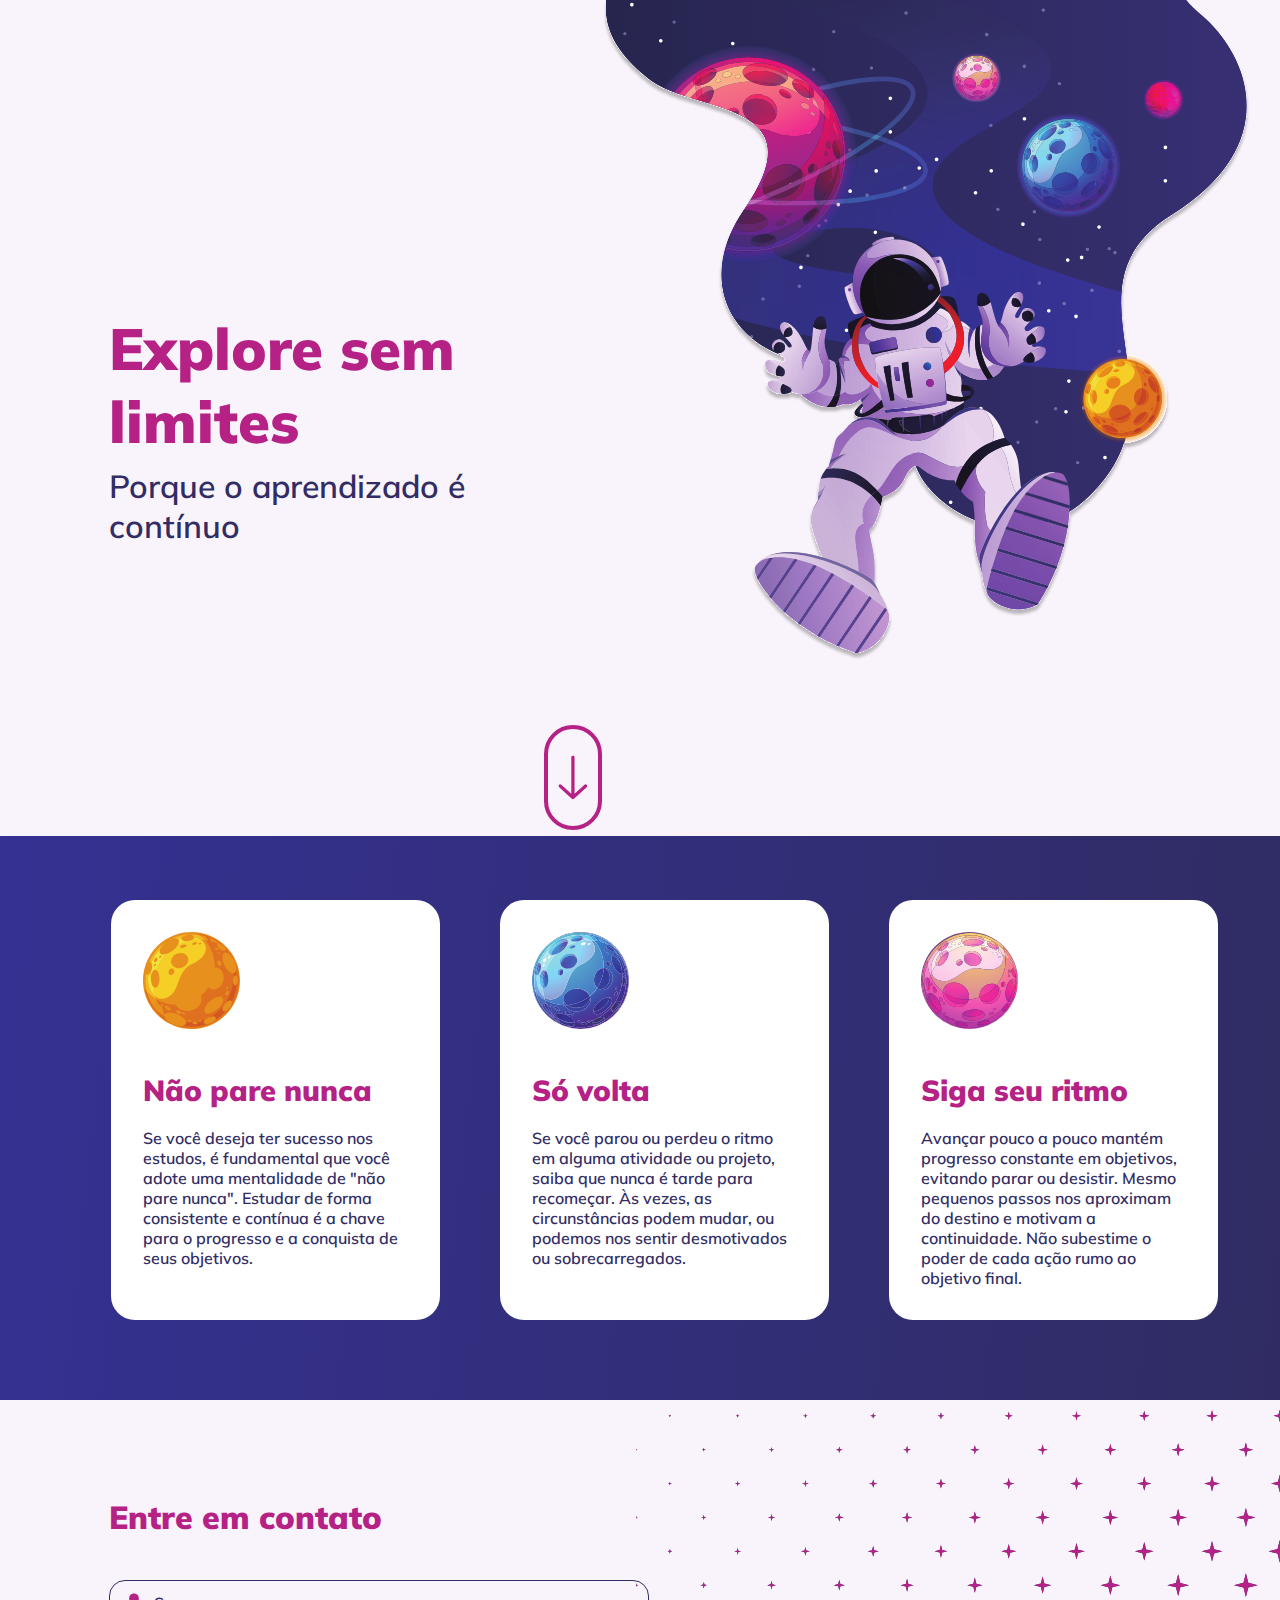
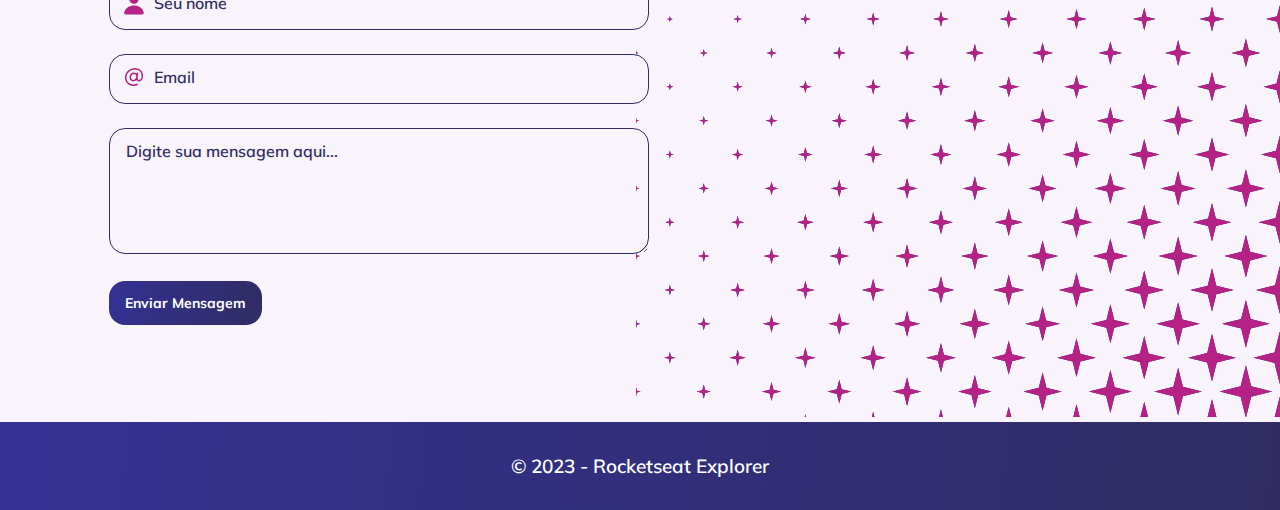
<file: AULA/index.html>
<!DOCTYPE html>
<html lang="en">
  <head>
    <link rel="preconnect" href="https://fonts.googleapis.com" />
    <link rel="preconnect" href="https://fonts.gstatic.com" crossorigin />
    <meta charset="UTF-8" />
    <meta http-equiv="X-UA-Compatible" content="IE=edge" />
    <meta name="viewport" content="width=device-width, initial-scale=1.0" />
    <title>Explore sem limites</title>
    <link
      href="https://fonts.googleapis.com/css2?family=Mulish:wght@600;700;900&display=swap"
      rel="stylesheet"
    />
    <link rel="stylesheet" href="./styles.css" />
  </head>

  
  <body>
    <section id="hero">
      <div class="astronaut">
        <img src="./images/astronaut.svg" alt="" />
      </div>
      <div class="hero-cta">
        <h1>Explore sem limites</h1>
        <p>Porque o aprendizado é contínuo</p>
        <a href="#cards" class="button-down">
          <img src="./images/arrow-down.svg" alt="" />
        </a>
      </div>
    </section>


    <section id="cards">
      <div class="card">
        <img src="./images/yellow-moon.svg" alt="" />
        <div class="card-text">
          <h3>Não pare nunca</h3>
          <p>
            Se você deseja ter sucesso nos estudos, é fundamental que você adote
            uma mentalidade de "não pare nunca". Estudar de forma consistente e
            contínua é a chave para o progresso e a conquista de seus objetivos.
          </p>
        </div>
      </div>
      <div class="card">
        <img src="./images/blue-moon.svg" alt="" />
        <div class="card-text">
          <h3>Só volta</h3>
          <p>
            Se você parou ou perdeu o ritmo em alguma atividade ou projeto,
            saiba que nunca é tarde para recomeçar. Às vezes, as circunstâncias
            podem mudar, ou podemos nos sentir desmotivados ou sobrecarregados.
          </p>
        </div>
      </div>
      <div class="card">
        <img src="./images/pink-moon.svg" alt="" />
        <div class="card-text">
          <h3>Siga seu ritmo</h3>
          <p>
            Avançar pouco a pouco mantém progresso constante em objetivos,
            evitando parar ou desistir. Mesmo pequenos passos nos aproximam do
            destino e motivam a continuidade. Não subestime o poder de cada ação
            rumo ao objetivo final.
          </p>
        </div>
      </div>
    </section>


    <section id="contact">
      <form>
        <h2>Entre em contato</h2>
        <fieldset>
          <div class="input-wrapper">
            <input id="name" type="text" placeholder="Seu nome" />
          </div>
          <div class="input-wrapper">
            <input id="email" type="email" placeholder="Email" />
          </div>
          <div class="input-wrapper">
            <textarea placeholder="Digite sua mensagem aqui..."></textarea>
          </div>
        </fieldset>

        <button class="button" type="submit">Enviar Mensagem</button>
      </form>
      <div class="stars">
        <!-- <img src="./images/stars.svg" /> -->
      </div>
    </section>
    
    
    <footer>
      <p>&copy; 2023 - Rocketseat Explorer</p>
    </footer>

  </body>
</html>
</file>
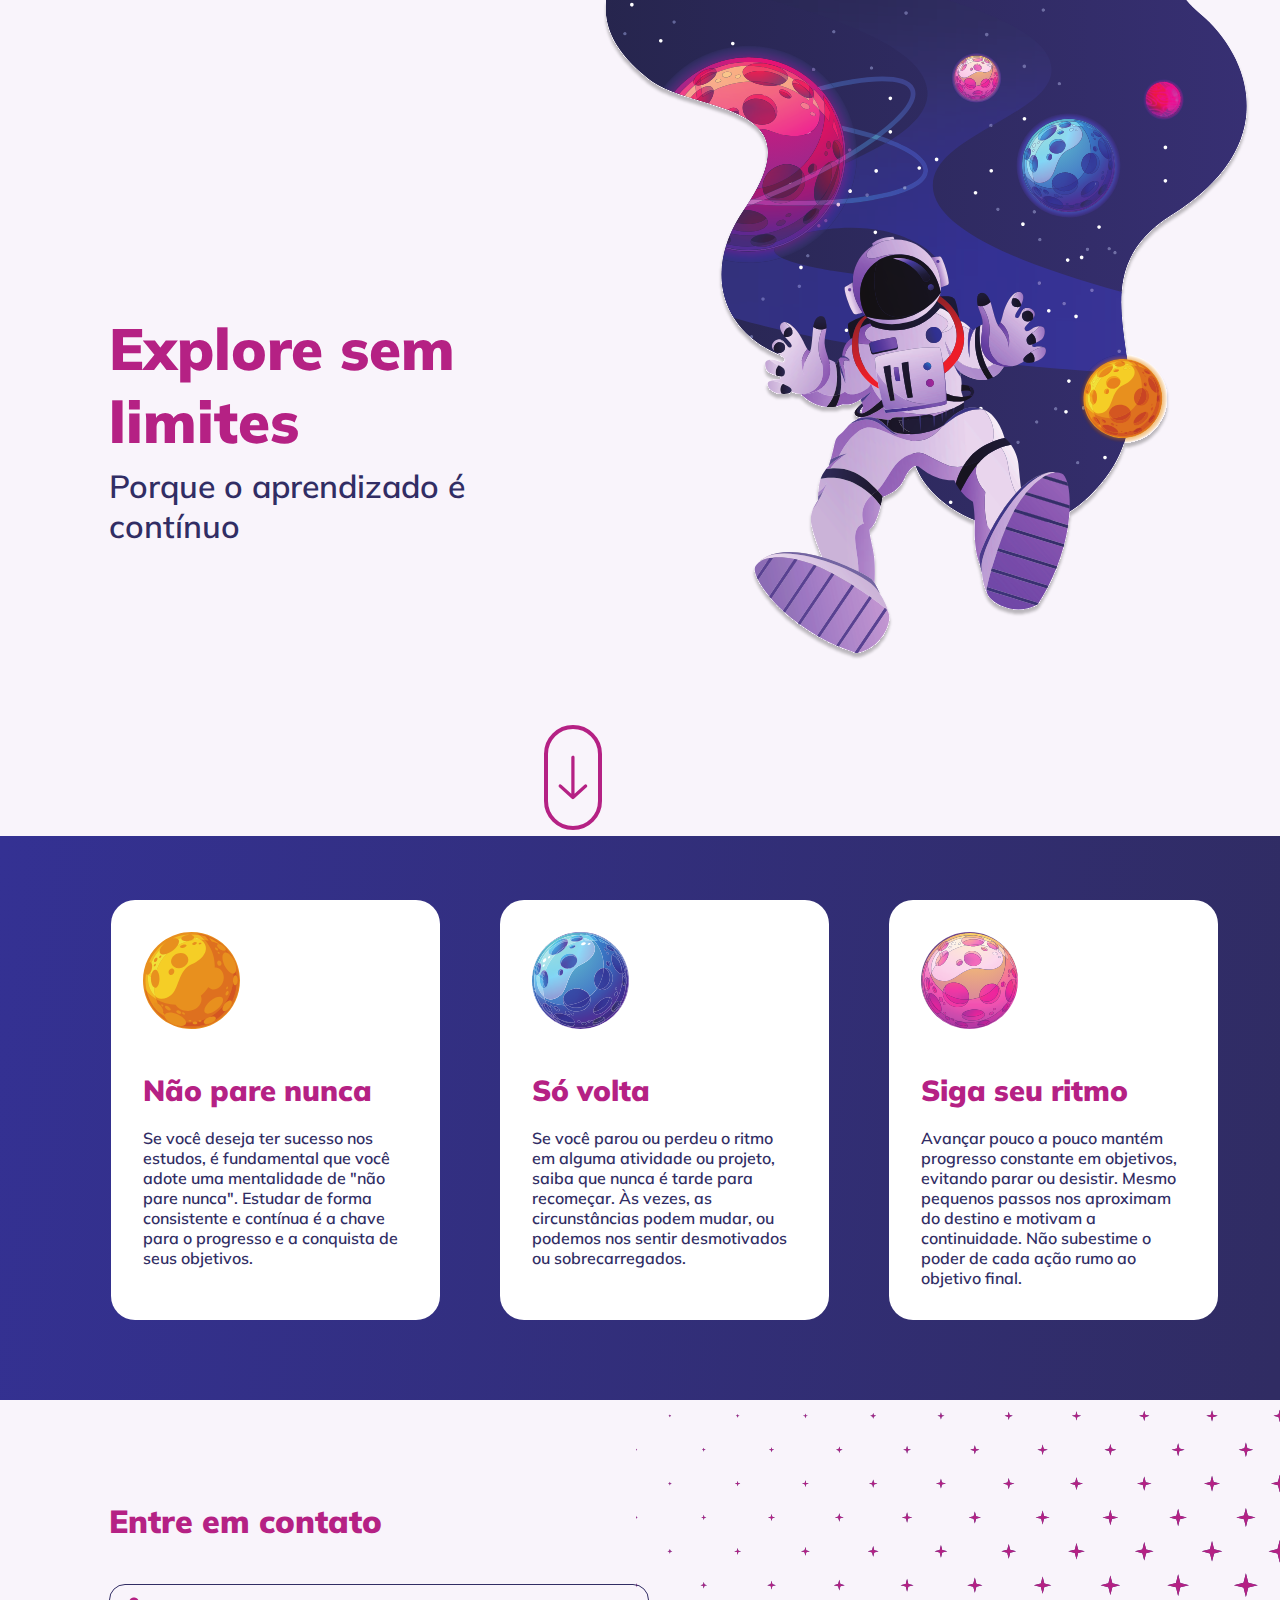
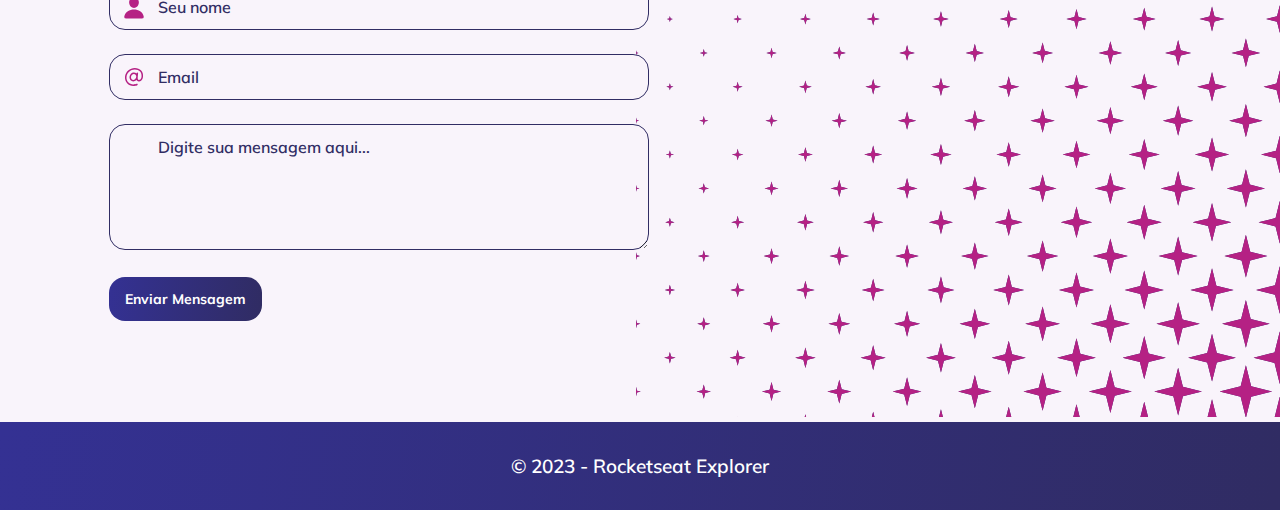
<file: TENTATIVA_01/index.html>
<!DOCTYPE html>
<html lang="pt-br">

<head>
  <link rel="preconnect" href="https://fonts.googleapis.com">
  <link rel="preconnect" href="https://fonts.gstatic.com" crossorigin>

  <meta charset="UTF-8">
  <meta name="viewport" content="width=device-width, initial-scale=1.0">
  <title>Desafio Explorer sem Limites</title>

  <link href="https://fonts.googleapis.com/css2?family=Mulish:ital,wght@0,200..1000;1,200..1000&display=swap"
    rel="stylesheet">
  <link rel="stylesheet" href="style.css">
</head>

<body>
  <div id="hero">
    <div class="astronaut">
      <img src="./images/astronaut.svg" alt="Astronauta no espaço">
    </div>
    <div class="hero-cta">
      <h1>Explore sem limites</h1>
      <p>Porque o aprendizado é contínuo</p>
      <a href="#cards" class="button-down">
        <img src="./images/arrow-down.svg" alt="seta para baixo">
      </a>
    </div>

  </div>


  <div id="cards">
    <div class="card">
      <img src="./images/yellow-moon.svg" alt="Imgem de uma lua amarela">

      <div class="card-text">
        <h3>Não pare nunca</h3>
        <p>Se você deseja ter sucesso nos estudos, é fundamental que você adote uma mentalidade de "não pare nunca".
          Estudar de forma consistente e contínua é a chave para o progresso e a conquista de seus objetivos.</p>
      </div>
    </div>

    <div class="card">
      <img src="./images/blue-moon.svg" alt="Imgem de uma lua azul">
      <div class="card-text">
        <h3>Só volta</h3>
        <p>Se você parou ou perdeu o ritmo em alguma atividade ou projeto, saiba que nunca é tarde para recomeçar. Às
          vezes, as circunstâncias podem mudar, ou podemos nos sentir desmotivados ou sobrecarregados.</p>
      </div>
    </div>

    <div class="card">
      <img src="./images/pink-moon.svg" alt="Imgem de uma lua rosa">
      <div class="card-text">
        <h3>Siga seu ritmo</h3>
        <p>Avançar pouco a pouco mantém progresso constante em objetivos, evitando parar ou desistir. Mesmo pequenos
          passos nos aproximam do destino e motivam a continuidade. Não subestime o poder de cada ação rumo ao
          objetivo final.</p>
      </div>
    </div>

  </div>




  <section id="contact">

    <form>
      <h2>Entre em contato</h2>
      <fieldset>
        <div class="input-wrapper">
          <label for="name">Digite seu nome</label>
          <input id="name" type="text" placeholder="Seu nome">
        </div>
        <div class="input-wrapper">
          <label for="email">Digite seu e-mail</label>
          <input id="email" type="email" placeholder="Email">
        </div>
        <div class="input-wrapper">
          <label for="email">Digite sua mensagem</label>
          <textarea placeholder="Digite sua mensagem aqui..."></textarea>
        </div>
      </fieldset>

      <button class="button" type="submit">Enviar Mensagem</button>
    </form>
    <div class="stars"> </div>
  </section>


  <div class="footer">
    <p>&copy; 2023 - Rocketseat Explorer</p>
  </div>

</body>

</html>
</file>
<file: AULA/styles.css>
/* Global Styles */
* {
  margin: 0;
  padding: 0;
  box-sizing: border-box;
  -webkit-font-smoothing: antialiased;
  -moz-osx-font-smoothing: grayscale;
}

:root {
  font-size: 62.5%;
  --base-font: 'Mulish', sans-serif;

  /* Colors */
  --white: #ffffff;
  --light-gray: #f9f4fb;
  --accent-color: #b52184;
  --text-base-color: #312d64;
  --gradient-background: linear-gradient(96.21deg, #343193 0%, #302c63 99.68%);
}

body {
  background: var(--light-gray);
  font-family: var(--base-font);
}

img {
  width: 100%;
}

/* Typography */
h1 {
  font-size: 3.2rem;
  line-height: 4rem;
  font-weight: 900;
  color: var(--accent-color);
  margin: 1.7rem 0 0.5rem 0;
}

h2 {
  font-size: 3.2rem;
  line-height: 4rem;
  font-weight: 900;
  color: var(--accent-color);
}

h3 {
  font-size: 2.9rem;
  line-height: 3.6rem;
  font-weight: 900;
  color: var(--accent-color);
  margin-bottom: 2rem;
}

p {
  font-size: 1.6rem;
  line-height: 2rem;
  font-weight: 600;
  color: var(--text-base-color);
}

/* Form */
button,
input,
fieldset,
textarea {
  border: none;
  background: none;
  font-family: var(--base-font);
}

/* Hero Section */
#hero {
  padding: 0 3.4rem 9.3rem 3.2rem;
  width: 100%;
}

#hero .hero-cta p {
  font-size: 2rem;
  line-height: 2.5rem;
  font-weight: 600;
  color: var(--text-base-color);
  margin-bottom: 3.5rem;
}

#hero .hero-cta .button-down {
  width: 5.8rem;
  height: 10.5rem;
  border: 4px solid var(--accent-color);
  border-radius: 76rem;
  display: flex;
  align-items: center;
  justify-content: center;
  margin: 0 auto;
  transition: filter 300ms;
}

#hero .hero-cta .button-down:hover {
  filter: brightness(0.7);
}

#hero .hero-cta .button-down img {
  width: 3rem;
}

/* Cards Section */
#cards {
  width: 100%;
  height: 100%;
  background: var(--gradient-background);
  padding: 5.3rem 3.9rem 5.5rem;
  display: grid;
  gap: 4.9rem;
}

#cards .card {
  background: var(--white);
  padding: 2.6rem;
  border-radius: 2rem;
}

#cards .card img {
  width: 8rem;
  margin-bottom: 3.3rem;
}

#cards .card .card-text {
  width: 26.5rem;
}

/* Contact Section */
#contact {
  width: 100%;
  height: 100%;
  padding: 7.8rem 3.9rem 6.5rem;
}

#contact form h2 {
  margin-bottom: 4.3rem;
}

#contact form .input-wrapper {
  margin-bottom: 2.4rem;
}

#contact form input,
#contact form textarea {
  width: 100%;
  border: 0.15rem solid var(--text-base-color);
  border-radius: 1.6rem;
  padding: 1.2rem 1.6rem 1.6rem;
  color: var(--text-base-color);
  font-weight: 600;
  font-size: 1.6rem;
}

#contact form textarea {
  height: 12.6rem;
}

#contact form input::placeholder,
#contact form textarea::placeholder {
  color: var(--text-base-color);
  font-weight: 600;
  font-size: 1.6rem;
}

#contact form input::placeholder {
  padding-left: 2.8rem;
}

#contact form button {
  background: var(--gradient-background);
  color: var(--white);
  font-size: 1.4rem;
  font-weight: 700;
  line-height: 2.4rem;
  padding: 1rem 1.6rem;
  border-radius: 1.6rem;
  cursor: pointer;
  transition: filter 200ms;
}

#contact form button:hover {
  filter: brightness(0.9);
}

#name {
  background: url(./images/person.svg) no-repeat scroll 1.4rem 1.2rem;
}

#email {
  background: url(./images/mail.svg) no-repeat scroll 1.4rem 1.2rem;
}

/* Footer Section */
footer {
  background: var(--gradient-background);

  padding: 3.2rem 1.6rem;
}

footer p {
  color: var(--white);
  font-size: 1.9rem;
  line-height: 2.4rem;
  font-weight: 600;
  text-align: center;
}

/* @media */

@media (min-width: 740px) {

  /* Global Styles */
  h1 {
    font-size: 5.8rem;
    line-height: 7.3rem;
    margin: 0 0 0.8rem;
  }

  /* Hero Section */
  #hero {
    display: flex;
    justify-content: space-between;
    padding: 0 2.9rem 10.3rem 10.9rem;
    max-height: 83.6rem;
  }

  #hero .hero-cta {
    order: 1;
    /* Flexbox item property: https://developer.mozilla.org/pt-BR/docs/Learn/CSS/CSS_layout/Flexbox#ordena%C3%A7%C3%A3o_de_elementos_flex */
    margin-top: 31.2rem;
  }

  #hero .astronaut {
    order: 2;
  }

  #hero .hero-cta p {
    font-size: 3.2rem;
    line-height: 4rem;
    margin-bottom: 17.9rem;
  }

  #hero .hero-cta .button-down {
    margin: 0;
    justify-self: flex-end;
  }

  /* Cards Section */
  #cards {
    grid-template-columns: repeat(3, 1fr);
    gap: 6rem;
    padding: 6.4rem 11.1rem 8rem;
  }

  #cards .card {
    padding: 3.2rem;
    border-radius: 2.4rem;
  }

  #cards .card img {
    width: 9.7rem;
    margin-bottom: 4rem;
  }

  /* Contact Section */
  #contact {
    display: flex;
    align-items: center;
    gap: 9.2rem;
    padding: 0;
    height: 62.2rem;
    margin: 0 auto;
    background: url(./images/stars.svg);
    background-repeat: no-repeat;
    background-position: right;
  }

  #contact form {
    flex: 1;
    margin-left: 10.9rem;
  }

  #contact .stars {
    flex: 1;
  }
}
</file>
<file: TENTATIVA_01/style.css>
* {
  margin: 0;
  padding: 0;
  box-sizing: border-box;

  -webkit-font-smoothing: antialiased;
  -moz-osx-font-smoothing: grayscale;
}

:root {
  font-size: 62.5%;
  --base-font-family: 'Mulish', sans-serif;

  --base-white: #ffffff;
  --base-gray: #f9f4fb;
  --base-title: #b52184;
  --base-text: #312d64;


  --background-gradient: linear-gradient(96.21deg, #343193 0%, #302c63 99.68%)
}

body {
  background: var(--base-gray);
  font-family: var(--base-font-family);

}

img {
  width: 100%;
}

h1 {
  font-size: 3.2rem;
  line-height: 4rem;
  font-weight: 900;
  color: var(--base-title);
  margin: 1.7rem 0 .5rem 0;
}

h2 {
  font-size: 3.2rem;
  line-height: 4rem;
  font-weight: 900;
  color: var(--base-title);
}

fieldset label {
  width: 1;
  height: 1;
  display: none;
}

h3 {
  font-size: 2.9rem;
  line-height: 3.6rem;
  font-weight: 900;
  color: var(--base-title);
  margin-bottom: 2rem;
}

p {
  font-size: 1.6rem;
  line-height: 2rem;
  font-weight: 600;
  color: var(--base-text);
}

button,
input,
fieldset,
textarea {
  border: none;
  background: none;
  font-family: var(--base-font-family);
}

#hero {
  padding: 0 3.4rem 9.3rem 3.2rem;
  width: 100%;
}

.hero-cta p {
  font-size: 2rem;
  line-height: 2.5rem;
  font-weight: 600;
  color: var(--base-text);
  margin-bottom: 3.5rem;

}

#hero .hero-cta .button-down {
  width: 5.8rem;
  height: 10.5rem;
  border: 4px solid var(--base-title);
  border-radius: 76rem;
  display: flex;
  align-items: center;
  justify-content: center;
  margin: 0 auto;
  transition: filter 300ms;
}

#hero .hero-cta .button-down:hover {
  filter: brightness(0.7);
}

#hero .hero-cta .button-down img {
  width: 3rem;

}

#cards {
  width: 100%;
  height: 100%;
  background: var(--background-gradient);
  padding: 5.3rem 3.9rem 5.5rem;

  display: grid;
  gap: 4.9rem;
}

#cards .card {
  background-color: var(--base-white);
  padding: 2.6rem;
  border-radius: 2rem;

}

#cards .card img {
  width: 8rem;
  margin-bottom: 3.3rem;
}

#cards .card .card-text {
  width: 26.5rem;
}

#contact {
  width: 100%;
  height: 100%;
  padding: 7.8rem 3.9rem 6.5rem;
}

#contact form h2 {
  margin-bottom: 4.3rem;
}

#contact form .input-wrapper {
  margin-bottom: 2.4rem;
}

#contact form input,
#contact form textarea {
  width: 100%;
  border: .15rem solid var(--base-text);
  border-radius: 1.6rem;
  padding: 1.2rem 1rem 1.2rem 4.8rem;
  font-weight: 600;
  font-size: 1.6rem;
}

#contact form textarea {
  height: 12.6rem;
}

#contact form input::placeholder,
#contact form textarea::placeholder {
  color: var(--base-text);
  font-weight: 600;
  font-size: 1.6rem;
}

#contact form input::placeholder {
  padding: 0;
}

#contact form button {
  background: var(--background-gradient);
  color: var(--base-white);
  font-size: 1.4rem;
  font-weight: 700;
  line-height: 2.4rem;
  padding: 1rem 1.6rem;
  border-radius: 1.6rem;
  cursor: pointer;
  transition: filter 200ms;
}

#contact form button:hover {
  filter: brightness(.9);
}

#name {
  background: url(./images/person.svg) no-repeat scroll 1.4rem 1.2rem;
}

#email {
  background: url(./images/mail.svg) no-repeat scroll 1.4rem 1.2rem;
}

.footer {
  background: var(--background-gradient);
  padding: 3.2rem 1.6rem;
}

.footer p {
  color: var(--base-white);
  font-size: 1.9rem;
  line-height: 2.4rem;
  font-weight: 600;
  text-align: center;
}

@media(min-width:1000px) {
  h1 {
    font-size: 5.8rem;
    line-height: 7.3rem;
    margin: 0 0 .8rem;
  }

  #hero {
    display: flex;
    justify-content: space-between;
    padding: 0 2.9rem 10.3rem 10.9rem;
    max-height: 83.6rem;
  }

  #hero .hero-cta {
    order: 1;
    margin-top: 31.2rem;
  }

  #hero .astronaut {
    order: 2;
  }

  #hero .hero-cta p {
    font-size: 3.2rem;
    line-height: 4rem;
    margin-bottom: 17.9rem;
  }

  #hero .hero-cta .button-down {
    margin: 0;
    justify-self: flex-end;
  }

  #cards {
    grid-template-columns: repeat(3, 1fr);
    gap: 6rem;
    padding: 6.4rem 11.1rem 8rem;
  }

  #cards .card {
    padding: 3.2rem;
    border-radius: 2.4rem;
  }

  #cards .card img {
    width: 9.7rem;
    margin-bottom: 4rem;
  }

  #contact {
    display: flex;
    align-items: center;
    gap: 9.2rem;
    padding: 0;
    height: 62.2rem;
    margin: 0 auto;
    background: url(./images/stars.svg);
    background-repeat: no-repeat;
    background-position: right;
  }

  #contact form {
    flex: 1;
    margin-left: 10.9rem;
  }

  #contact .stars {
    flex: 1;
  }

}
</file>
